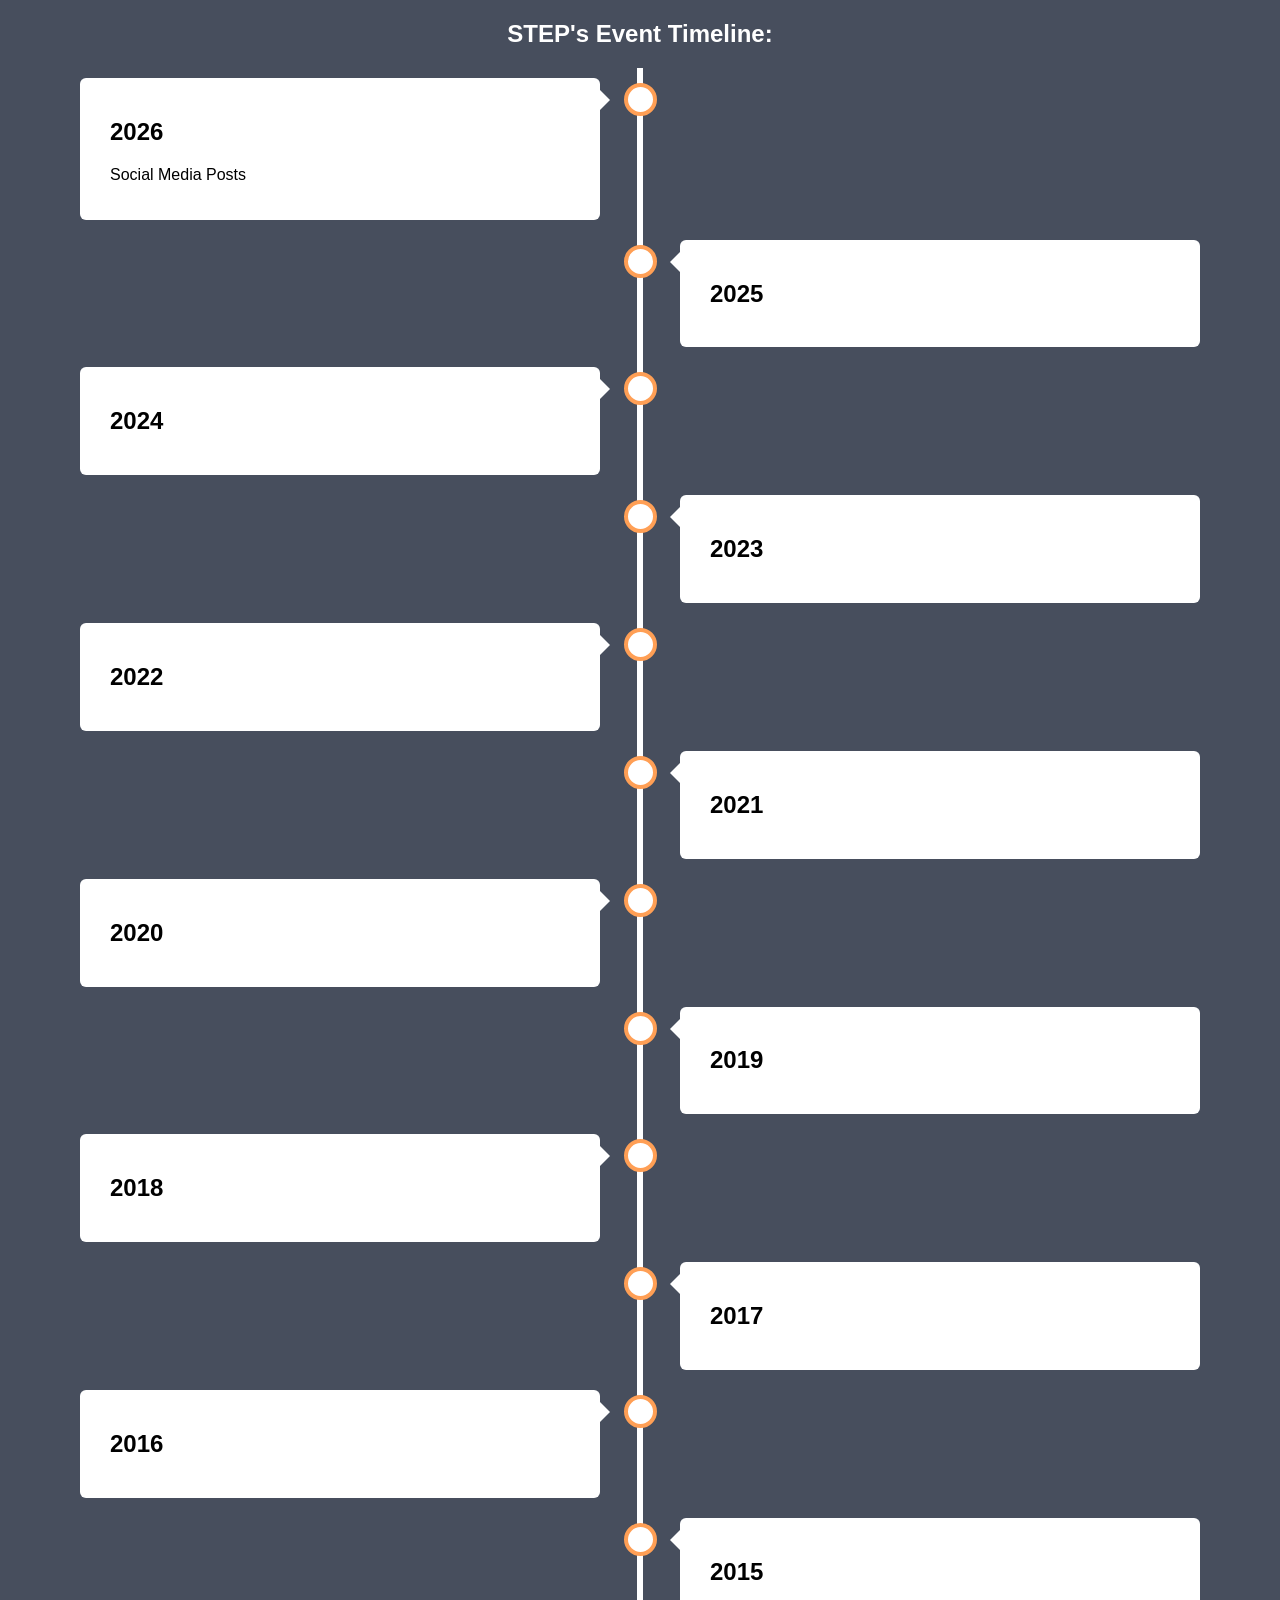
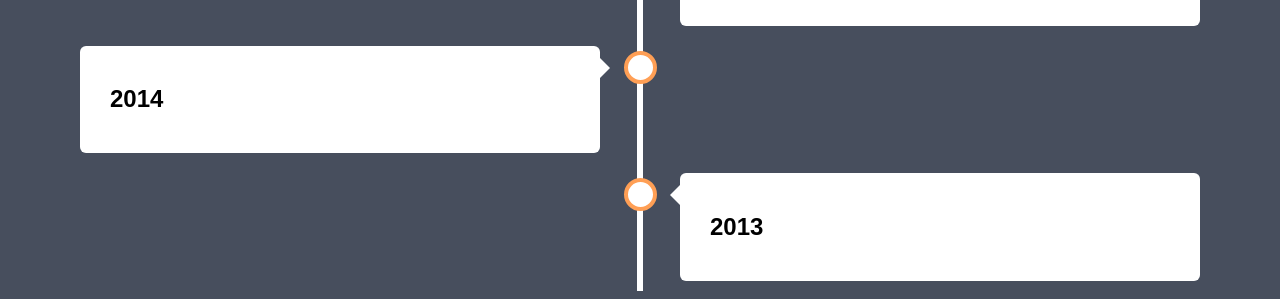
<file: events.html>
<!DOCTYPE html>
<html lang="en">

<head>
    <meta name="viewport" content="width=device-width, initial-scale=1.0">
    <link href="css/events.css" rel="stylesheet">
    <title>Events | STEP</title>
</head>

<body>
<center>
    <div>
        <h2 style="color: white;">STEP's Event Timeline:</h2>
    </div>
</center>


<div class="timeline">
    <div class="container left">
        <a href="years/2026/2026.html" target="_blank">
            <div class="content">
                <h2>2026</h2>
                <p>Social Media Posts</p>
            </div>
        </a>
    </div>
    <div class="container right">
        <a href="years/2025/2025.html" target="_blank">
            <div class="content">
                <h2>2025</h2>
            </div>
        </a>
    </div>

    <div class="container left">
        <a href="years/2024/2024.html" target="_blank">
            <div class="content">
                <h2>2024</h2>
            </div>
        </a>
    </div>
    <div class="container right">
        <a href="years/2023/2023.html" target="_blank">
            <div class="content">
                <h2>2023</h2>
            </div>
        </a>
    </div>
    <div class="container left">
        <a href="years/2022/2022.html" target="_blank">
            <div class="content">
                <h2>2022</h2>
            </div>
        </a>
    </div>
    <div class="container right">
        <a href="years/2021/2021.html" target="_blank">
            <div class="content">
                <h2>2021</h2>
            </div>
        </a>
    </div>
    <div class="container left">
        <a href="years/2020/2020.html" target="_blank">
            <div class="content">
                <h2>2020</h2>
            </div>
        </a>
    </div>
    <div class="container right">
        <a href="years/2019/2019.html" target="_blank">
            <div class="content">
                <h2>2019</h2>
            </div>
        </a>
    </div>
    <div class="container left">
        <a href="years/2018/2018.html" target="_blank">
            <div class="content">
                <h2>2018</h2>
            </div>
        </a>
    </div>
    <div class="container right">
        <a href="years/2017/2017.html" target="_blank">
            <div class="content">
                <h2>2017</h2>
            </div>
        </a>
    </div>
    <div class="container left">
        <a href="years/2016/2016.html" target="_blank">
            <div class="content">
                <h2>2016</h2>
            </div>
        </a>
    </div>
    <div class="container right">
        <a href="years/2015/2015.html" target="_blank">
            <div class="content">
                <h2>2015</h2>
            </div>
        </a>
    </div>
    <div class="container left">
        <a href="years/2014/2014.html" target="_blank">
            <div class="content">
                <h2>2014</h2>
            </div>
        </a>
    </div>
    <div class="container right">
        <a href="years/2013/2013.html" target="_blank">
            <div class="content">
                <h2>2013</h2>
            </div>
        </a>
    </div>
</div>

</body>

</html>
</file>
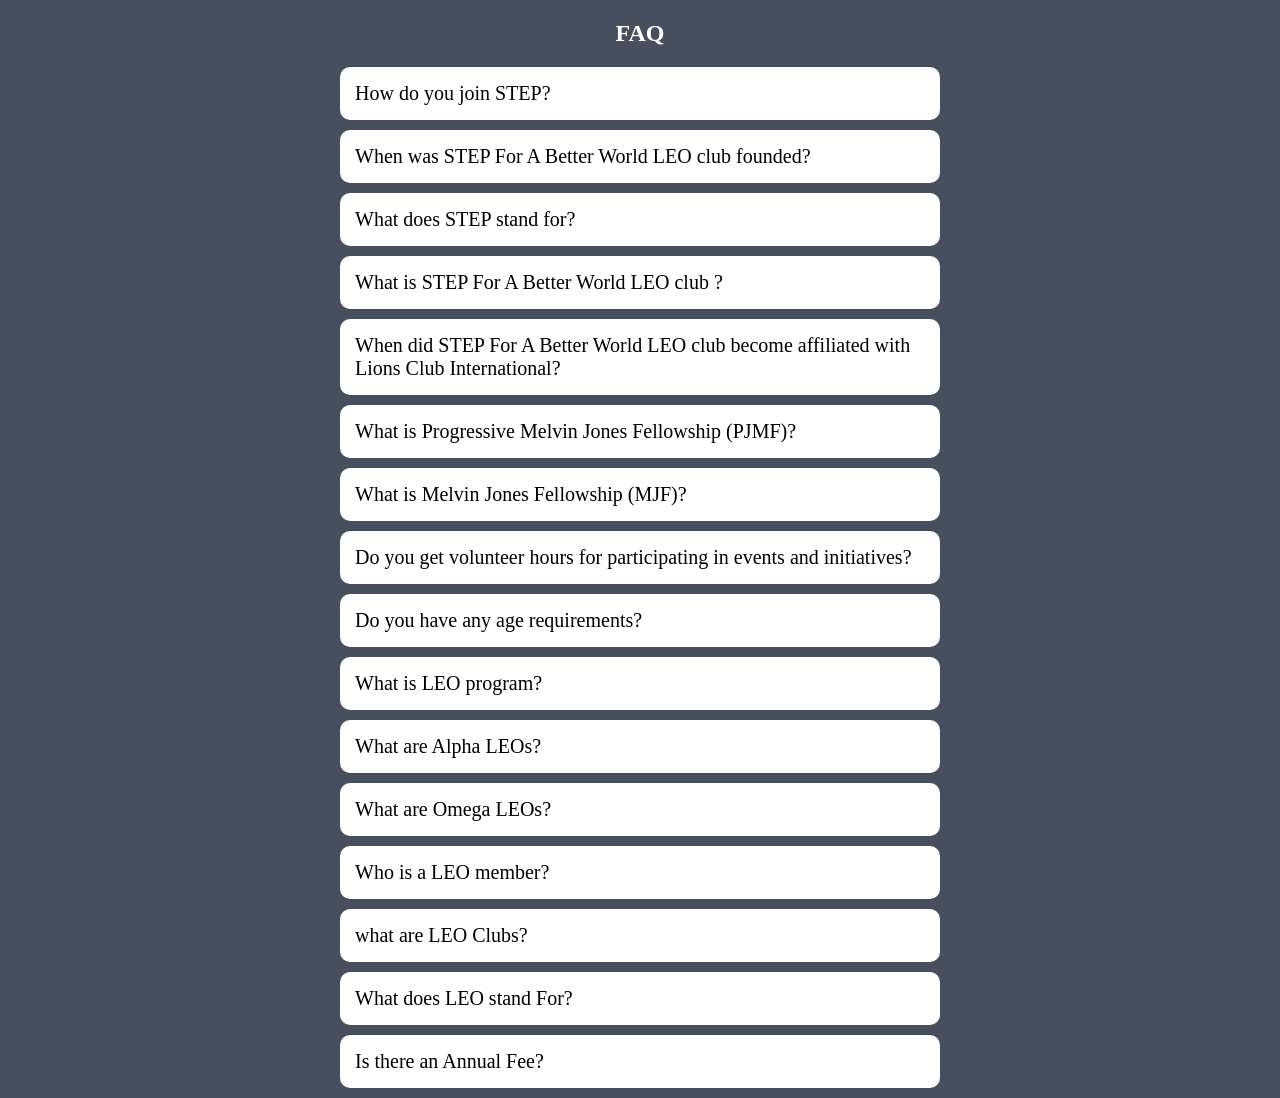
<file: faq.html>
<!DOCTYPE html>
<html>
 
<head>
    <link rel="stylesheet" href="faq.css">
 
</head>
 
<body>
    <h2 style="color:white; text-align:center">
       FAQ
    </h2>
    <div class="layout">
        <div class="accordion">
            <div class="accordion__question">
                <p>How do you join STEP?</p>
 
            </div>
            <div class="accordion__answer">
                <p>Click the “Join Us” button on our home page and complete the sign up form. Pay the $20 tshirt fee (“Donate Button”) and setup a zoom introduction meeting.</p>
            </div>
        </div>
 
        <div class="accordion">
            <div class="accordion__question">
                <p>When was STEP For A Better World LEO club founded?</p>
            </div>
 
            <div class="accordion__answer">
                <p>
                    2013
                </p>
            </div>
        </div>
         <div class="accordion">
            <div class="accordion__question">
                <p>What does STEP stand for?</p>
            </div>
 
            <div class="accordion__answer">
                <p>
                    Safety, Training, Education & Partnership
                </p>
            </div>
        </div>
         <div class="accordion">
            <div class="accordion__question">
                <p>What is STEP For A Better World LEO club ?</p>
            </div>
 
            <div class="accordion__answer">
                <p>
                    STEP For A Better World LEO Club is a student-led nonprofit organization based in New Jersey. We are sponsored by the West Windsor Lions Club and affiliated with Lions Clubs International—the world's largest service organization. Our mission is to uplift and support our community through service projects, fundraisers, and collection drives that benefit the underprivileged, while also empowering youth to serve selflessly.
                 <a href="https://www.lionsclubs.org/en">click here to know more</a>
                </p>
            </div>
        </div>
         <div class="accordion">
            <div class="accordion__question">
                <p>When did STEP For A Better World LEO club become affiliated with Lions Club International?</p>
            </div>
 
            <div class="accordion__answer">
                <p>
                    September 29, 2019
                </p>
            </div>
        </div>
        <div class="accordion">
            <div class="accordion__question">
                <p>What is Progressive Melvin Jones Fellowship (PJMF)?</p>
            </div>
 
            <div class="accordion__answer">
                <p>
                   The Progressive Melvin Jones Fellowship.
                </p>
            </div>
        </div>

        <div class="accordion">
            <div class="accordion__question">
                <p>What is Melvin Jones Fellowship (MJF)?</p>
            </div>
 
            <div class="accordion__answer">
                <p>
                   The Melvin Jones Fellowship.
                </p>
            </div>
        </div>
         <div class="accordion">
            <div class="accordion__question">
                <p>Do you get volunteer hours for participating in events and initiatives?</p>
            </div>
 
            <div class="accordion__answer">
                <p>
                  Yes.
                </p>
            </div>
        </div>
         <div class="accordion">
            <div class="accordion__question">
                <p>Do you have any age requirements?</p>
            </div>
 
            <div class="accordion__answer">
                <p>
                    The youngest member we have is 5 years old and we have students from elementary school to above masters volunteering with us.
                </p>
            </div>
        </div>
          <div class="accordion">
            <div class="accordion__question">
                <p>What is LEO program?</p>
            </div>
 
            <div class="accordion__answer">
                <p>
                   Youth Leadership and Service Organization that encourages young people to develop leadership skills through community service Affiliated with Lions Club International.
                </p>
            </div>
        </div>
        <div class="accordion">
            <div class="accordion__question">
                <p>What are Alpha LEOs?</p>
            </div>
 
            <div class="accordion__answer">
                <p>
                   All the young people between the age of 12 and 18 are in the LEO Club Program are Alpha LEOs.
                </p>
            </div>
        </div>
                <div class="accordion">
            <div class="accordion__question">
                <p>What are Omega LEOs?</p>
            </div>
 
            <div class="accordion__answer">
                <p>
                   All the young people between the age of 18 and 30 are in the LEO Club Program are Alpha LEOs.
                </p>
            </div>
        </div>
        <div class="accordion">
            <div class="accordion__question">
                <p>Who is a LEO member? </p>
            </div>
 
            <div class="accordion__answer">
                <p>
                All the young people ages 12-30 who are interested in serving their communities are LEO members.
                </p>
            </div>
        </div>
        <div class="accordion">
            <div class="accordion__question">
                <p>what are LEO Clubs? </p>
            </div>
 
            <div class="accordion__answer">
                <p>
                  LEO stands for Leadership Expereince opportunity.
                </p>
            </div>
        </div>
        <div class="accordion">
            <div class="accordion__question">
                <p>What does LEO stand For?</p>
            </div>
 
            <div class="accordion__answer">
                <p>
                 LEO stands for Leadership, Experience, and Opportunity.
                </p>
            </div>
        </div>
        <div class="accordion">
            <div class="accordion__question">
                <p>Is there an Annual Fee?</p>
            </div>
 
            <div class="accordion__answer">
                <p>
                  NO.
                </p>
            </div>
        </div>
        
    </div>
    <script src="faq.js"></script>
</body>
 
</html>
</file>
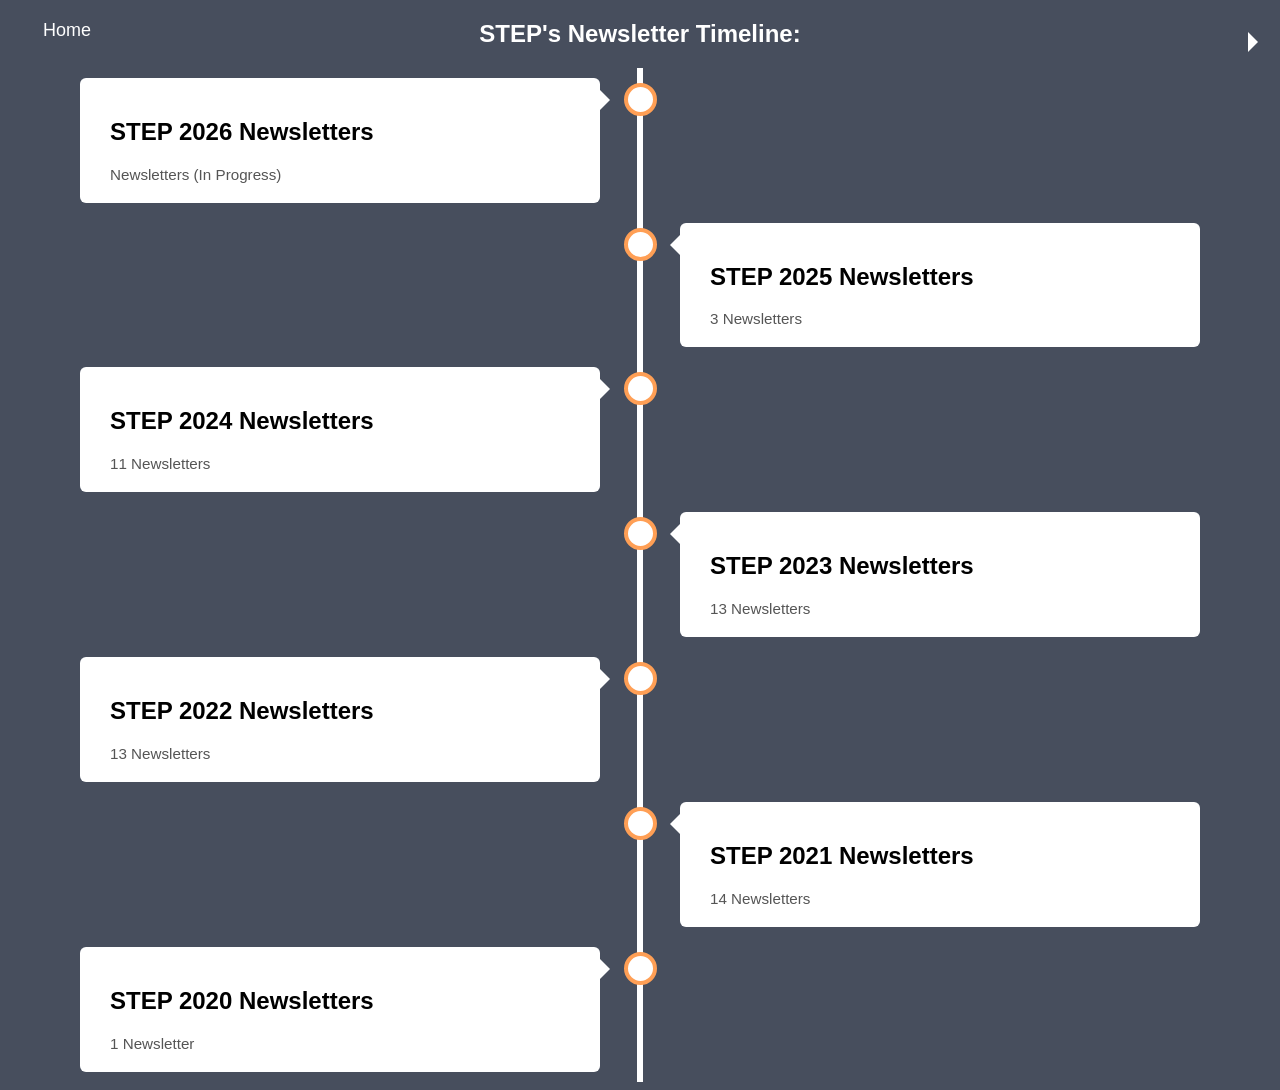
<file: newsletter.html>
<!DOCTYPE html>
<html lang="en">

<head>
    <meta name="viewport" content="width=device-width, initial-scale=1.0">
    <link href="css/events.css" rel="stylesheet">
    <title>Newsletter | STEP</title>
</head>

<body>
<nav>
<a class="left" style="color: white;" href="../index.html"> Home</a>
</nav>
<center>
    <div>
        <h2 style="color: white;">STEP's Newsletter Timeline:</h2>
    </div>
</center>
<div class="timeline">
    <div class="container left">
        <a href="newsletters/2026.html" target="_blank">
            <div class="content">
                <h2>STEP 2026 Newsletters</h2>
                <p style="margin: 0; font-size: 0.95rem; color: #555;">Newsletters (In Progress)</p>
            </div>
        </a>
    </div>
    <div class="container right">
        <a href="newsletters/2025.html" target="_blank">
            <div class="content">
                <h2>STEP 2025 Newsletters</h2>
                <p style="margin: 0; font-size: 0.95rem; color: #555;">3 Newsletters</p>
            </div>
        </a>
    </div>
    <div class="container left">
        <a href="newsletters/2024.html" target="_blank">
            <div class="content">
                <h2>STEP 2024 Newsletters</h2>
                <p style="margin: 0; font-size: 0.95rem; color: #555;">11 Newsletters</p>
            </div>
        </a>
    </div>
    <div class="container right">
        <a href="newsletters/2023.html" target="_blank">
            <div class="content">
                <h2>STEP 2023 Newsletters</h2>
                <p style="margin: 0; font-size: 0.95rem; color: #555;">13 Newsletters</p>
            </div>
        </a>
    </div>
    <div class="container left">
        <a href="newsletters/2022.html" target="_blank">
            <div class="content">
                <h2>STEP 2022 Newsletters</h2>
                <p style="margin: 0; font-size: 0.95rem; color: #555;">13 Newsletters</p>
            </div>
        </a>
    </div>
    <div class="container right">
        <a href="newsletters/2021.html" target="_blank">
            <div class="content">
                <h2>STEP 2021 Newsletters</h2>
                <p style="margin: 0; font-size: 0.95rem; color: #555;">14 Newsletters</p>
            </div>
        </a>
    </div>
    <div class="container left">
        <a href="newsletters/2020.html" target="_blank">
            <div class="content">
                <h2>STEP 2020 Newsletters</h2>
                <p style="margin: 0; font-size: 0.95rem; color: #555;">1 Newsletter</p>
            </div>
        </a>
    </div>
</div>

</body>

</html>
</file>
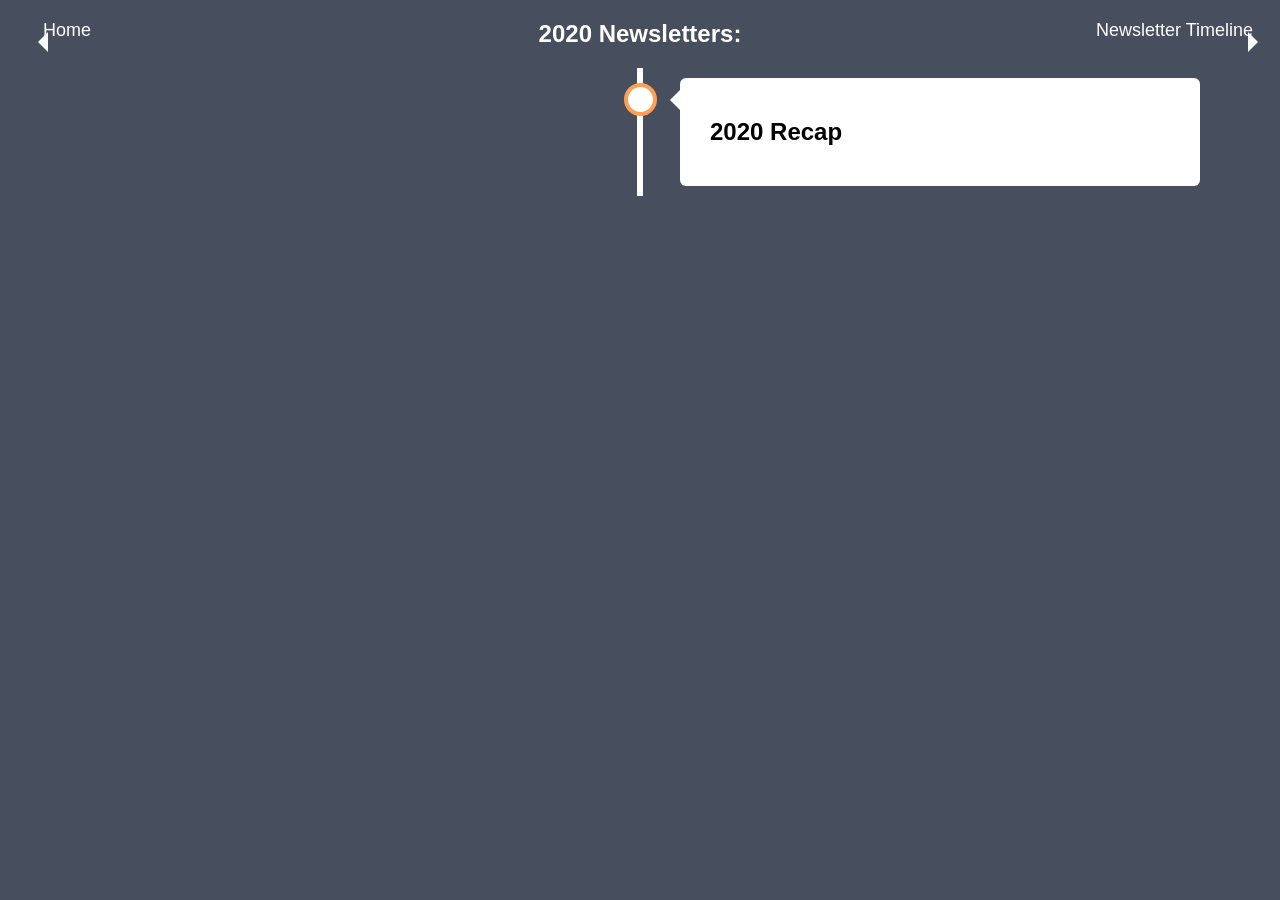
<file: newsletters/2020.html>
<!DOCTYPE html>
<html lang="en">

<head>
    <meta name="viewport" content="width=device-width, initial-scale=1.0">
    <link href="../css/events.css" rel="stylesheet">
    <title>Newsletter | STEP</title>
</head>

<body>
<nav>
<a class="left" style="color: white;" href="../index.html"> Home</a>
<a class="right" style="color: white;" href="../newsletter.html"> Newsletter Timeline</a>
</nav>
<center>
    <div>
        <h2 style="color: white;">2020 Newsletters:</h2>
    </div>
</center>
<div class="timeline">
    <div class="container right">
        <a href="https://www.canva.com/design/DAERcq-a1C8/B4-oCgzvEZLivXjG2o_JCw/view?utm_content=DAERcq-a1C8&utm_campaign=designshare&utm_medium=link&utm_source=homepage_design_menu" target="_blank">
            <div class="content">
                <h2>2020 Recap</h2>
            </div>
        </a>
    </div>
</div>

</body>

</html>
</file>
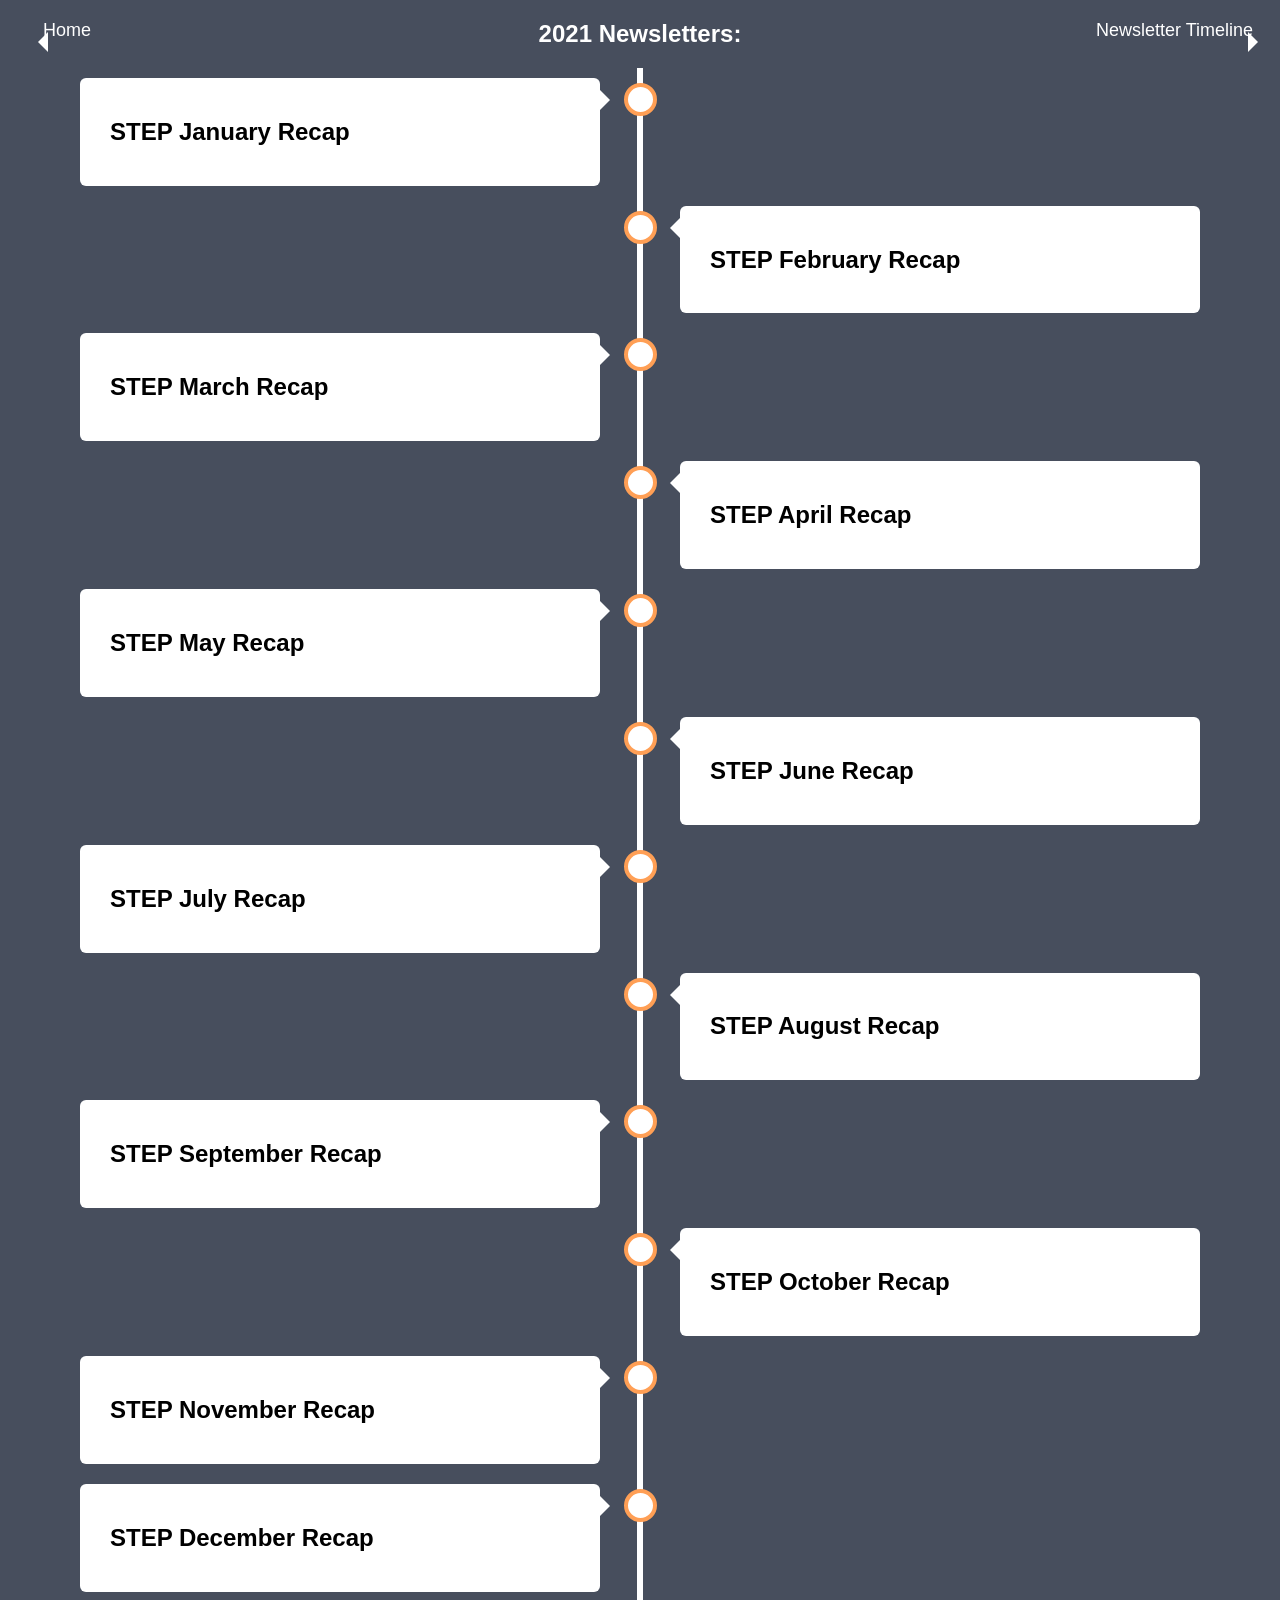
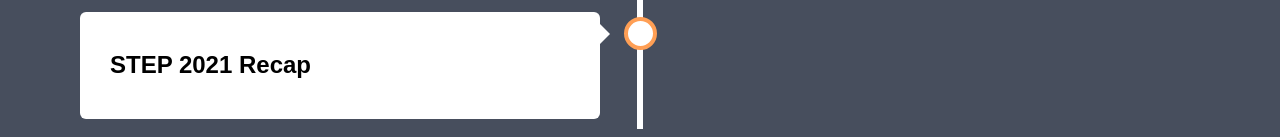
<file: newsletters/2021.html>
<!DOCTYPE html>
<html lang="en">

<head>
    <meta name="viewport" content="width=device-width, initial-scale=1.0">
    <link href="../css/events.css" rel="stylesheet">
    <title>Newsletter | STEP</title>
</head>

<body>
<nav>
<a class="left" style="color: white;" href="../index.html"> Home</a>
<a class="right" style="color: white;" href="../newsletter.html"> Newsletter Timeline</a>
</nav>
<center>
    <div>
        <h2 style="color: white;">2021 Newsletters:</h2>
    </div>
</center>
<div class="timeline">
    <div class="container left">
        <a href="https://www.canva.com/design/DAEUhV_g1OI/ew90TBgL8sXJSyEGzqe56A/view?utm_content=DAEUhV_g1OI&utm_campaign=designshare&utm_medium=link&utm_source=homepage_design_menu" target="_blank">
            <div class="content">
                <h2>STEP January Recap</h2>
            </div>
        </a>
    </div>
    <div class="container right">
        <a href="https://www.canva.com/design/DAEWPSrloiw/--uR_HnMx-LMN4trQ-TTwg/view?utm_content=DAEWPSrloiw&utm_campaign=designshare&utm_medium=link&utm_source=homepage_design_menu" target="_blank">
            <div class="content">
                <h2>STEP February Recap</h2>
            </div>
        </a>
    </div>
    <div class="container left">
        <a href="https://www.canva.com/design/DAEYxpNfmAY/ULk6khnqiIRi1gAwlowi-Q/view?utm_content=DAEYxpNfmAY&utm_campaign=designshare&utm_medium=link&utm_source=homepage_design_menu" target="_blank">
            <div class="content">
                <h2>STEP March Recap</h2>
            </div>
        </a>
    </div>
    <div class="container right">
        <a href="https://www.canva.com/design/DAEYxpNfmAY/ULk6khnqiIRi1gAwlowi-Q/view?utm_content=DAEYxpNfmAY&utm_campaign=designshare&utm_medium=link&utm_source=homepage_design_menu" target="_blank">
            <div class="content">
                <h2>STEP April Recap</h2>
            </div>
        </a>
    </div>
    <div class="container left">
        <a href="https://www.canva.com/design/DAEfr3HRXos/d1QB3ewKg2nb7NoyBOYL4g/view?utm_content=DAEfr3HRXos&utm_campaign=designshare&utm_medium=link&utm_source=homepage_design_menu" target="_blank">
            <div class="content">
                <h2>STEP May Recap</h2>
            </div>
        </a>
    </div>
    <div class="container right">
        <a href="https://www.canva.com/design/DAEh3bveQjM/j_H4m5tMOjcJ_wDeafKFnQ/view?utm_content=DAEh3bveQjM&utm_campaign=designshare&utm_medium=link&utm_source=homepage_design_menu#4" target="_blank">
            <div class="content">
                <h2>STEP June Recap</h2>
            </div>
        </a>
    </div>
    <div class="container left">
        <a href="https://www.canva.com/design/DAEfr3HRXos/d1QB3ewKg2nb7NoyBOYL4g/view?utm_content=DAEfr3HRXos&utm_campaign=designshare&utm_medium=link&utm_source=homepage_design_menu" target="_blank">
            <div class="content">
                <h2>STEP July Recap</h2>
            </div>
        </a>
    </div>
    <div class="container right">
        <a href="https://www.canva.com/design/DAEfr3HRXos/d1QB3ewKg2nb7NoyBOYL4g/view?utm_content=DAEfr3HRXos&utm_campaign=designshare&utm_medium=link&utm_source=homepage_design_menu" target="_blank">
            <div class="content">
                <h2>STEP August Recap</h2>
            </div>
        </a>
    </div>
    <div class="container left">
        <a href="https://www.canva.com/design/DAEqa2u3aHA/j7RVYE2JElutSEoVNbVAFQ/view?utm_content=DAEqa2u3aHA&utm_campaign=designshare&utm_medium=link&utm_source=homepage_design_menu" target="_blank">
            <div class="content">
                <h2>STEP September Recap</h2>
            </div>
        </a>
    </div>
    <div class="container right">
        <a href="https://www.canva.com/design/DAEtDM5M2tE/YLmmAnb__jZ5NnVADK0NGA/view?utm_content=DAEtDM5M2tE&utm_campaign=designshare&utm_medium=link&utm_source=homepage_design_menu" target="_blank">
            <div class="content">
                <h2>STEP October Recap</h2>
            </div>
        </a>
    </div>
    <div class="container left">
        <a href="https://www.canva.com/design/DAEvlRLZUpU/lHKVNtPcN9S2M55qlRQpaw/view?utm_content=DAEvlRLZUpU&utm_campaign=designshare&utm_medium=link&utm_source=homepage_design_menu" target="_blank">
            <div class="content">
                <h2>STEP November Recap</h2>
            </div>
        </a>
    </div>
    <div class="container left">
        <a href="https://www.canva.com/design/DAEzBAKQL84/sT4GZcq0icdG5EqtZ2c9CA/view?utm_content=DAEzBAKQL84&utm_campaign=designshare&utm_medium=link&utm_source=publishsharelink" target="_blank">
            <div class="content">
                <h2>STEP December Recap</h2>
            </div>
        </a>
    </div>
    <div class="container left">
        <a href="https://www.canva.com/design/DAE0IK1iXzA/P-XSOnyMFMYreBjLtDkWAA/view?utm_content=DAE0IK1iXzA&utm_campaign=designshare&utm_medium=link&utm_source=publishsharelink" target="_blank">
            <div class="content">
                <h2>STEP 2021 Recap</h2>
            </div>
        </a>
    </div>
</div>

</body>

</html>
</file>
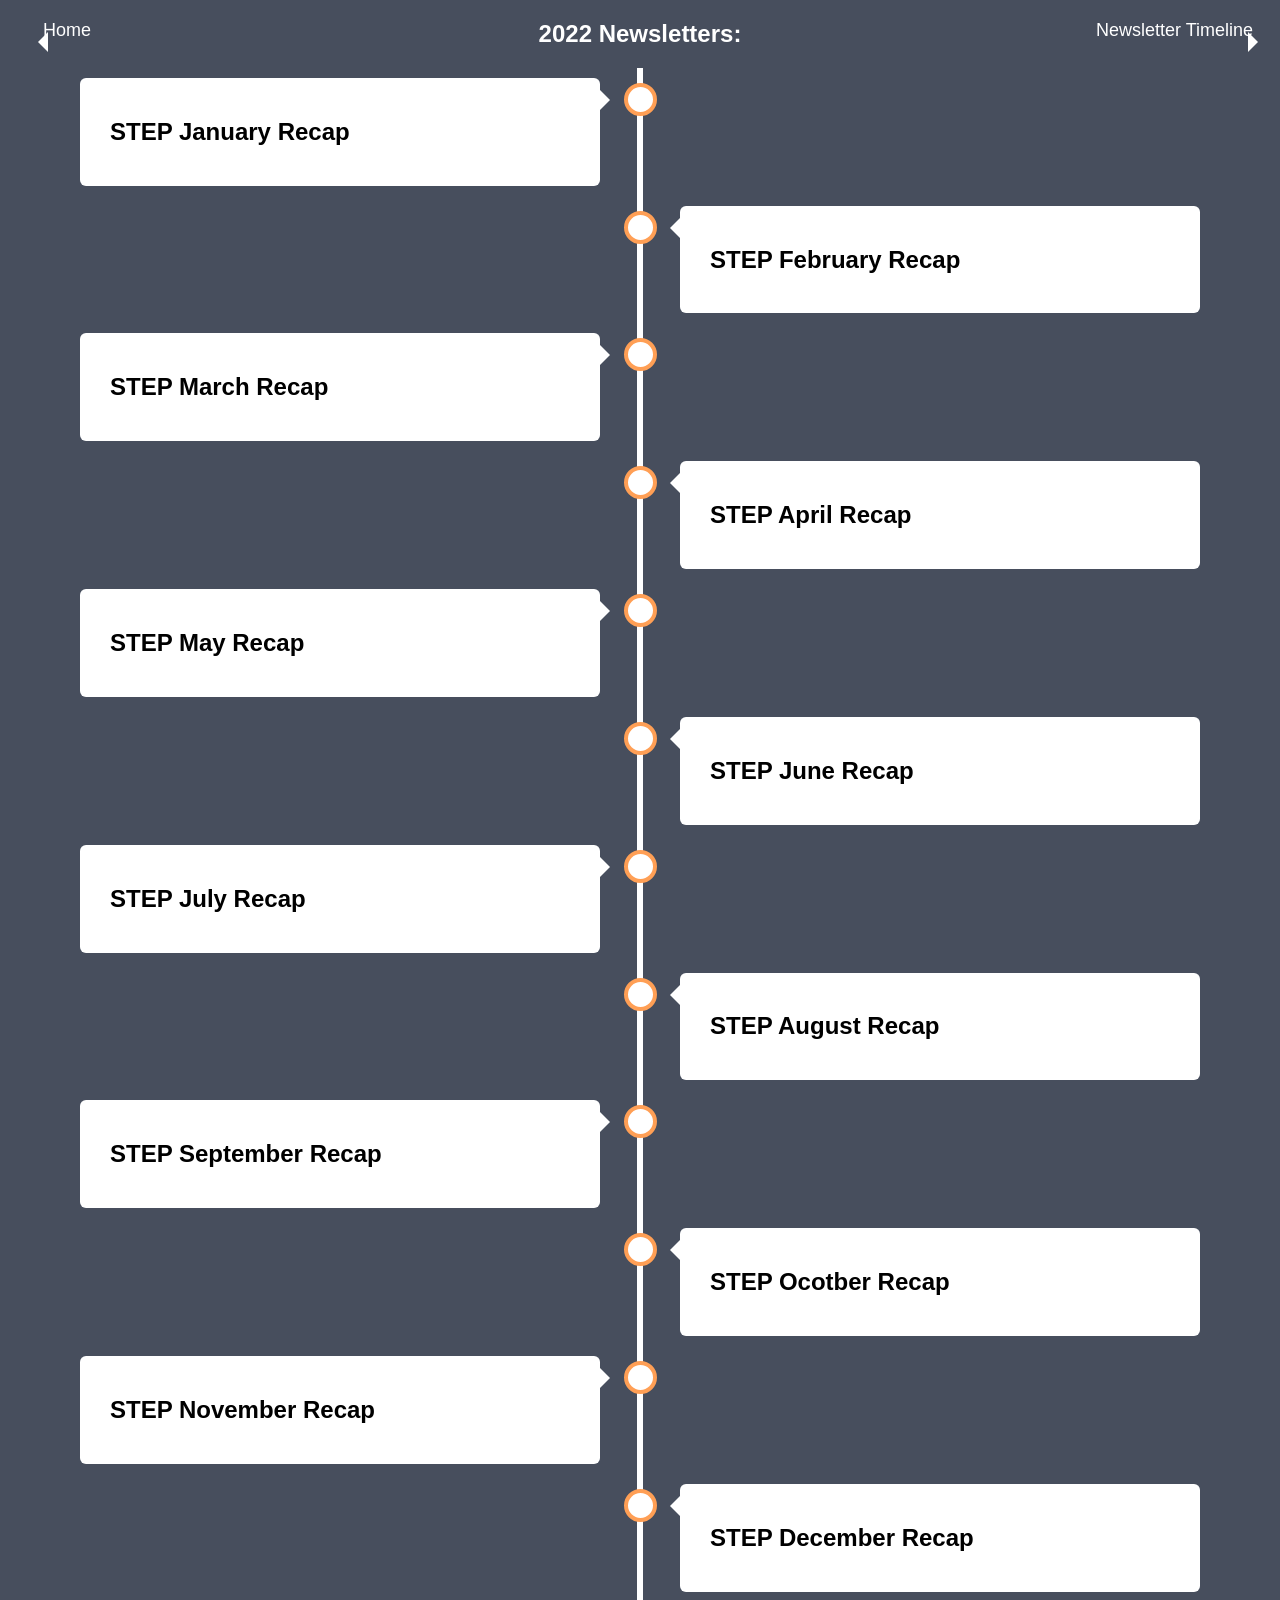
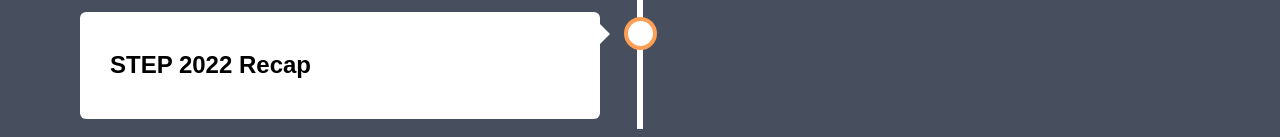
<file: newsletters/2022.html>
<!DOCTYPE html>
<html lang="en">

<head>
    <meta name="viewport" content="width=device-width, initial-scale=1.0">
    <link href="../css/events.css" rel="stylesheet">
    <title>Newsletter | STEP</title>
</head>

<body>
<nav>
<a class="left" style="color: white;" href="../index.html"> Home</a>
<a class="right" style="color: white;" href="../newsletter.html"> Newsletter Timeline</a>
</nav>
<center>
    <div>
        <h2 style="color: white;">2022 Newsletters:</h2>
    </div>
</center>
<div class="timeline">
    <div class="timeline">
        <div class="container left">
            <a href="https://www.canva.com/design/DAE0ijKUSEo/G8Xe7gh4lCTNVB2MQpPzsw/view?utm_content=DAE0ijKUSEo&utm_campaign=designshare&utm_medium=link&utm_source=publishsharelink" target="_blank">
                <div class="content">
                    <h2>STEP January Recap</h2>
                </div>
            </a>
        </div>
        <div class="container right">
            <a href="https://www.canva.com/design/DAE4trRECBc/FHCfRAOWDWSW1c0sqHSrHQ/view?utm_content=DAE4trRECBc&utm_campaign=designshare&utm_medium=link&utm_source=publishsharelink" target="_blank">
                <div class="content">
                    <h2>STEP February Recap</h2>
                </div>
            </a>
        </div>
        <div class="container left">
            <a href="https://www.canva.com/design/DAE66CPgbzo/vH2CAlnu9fKIx3-_Kl7GpQ/view?utm_content=DAE66CPgbzo&utm_campaign=designshare&utm_medium=link2&utm_source=sharebutton" target="_blank">
                <div class="content">
                    <h2>STEP March Recap</h2>
                </div>
            </a>
        </div>
        <div class="container right">
            <a href="https://www.canva.com/design/DAE-wwHaq48/WUX2M47K3fsAE-K7DNd_AA/view?utm_content=DAE-wwHaq48&utm_campaign=designshare&utm_medium=link&utm_source=homepage_design_menu" target="_blank">
                <div class="content">
                    <h2>STEP April Recap</h2>
                </div>
            </a>
        </div>
        <div class="container left">
            <a href="https://www.canva.com/design/DAFBdrs4Xpo/viuu9VeU3LNIT6n6d67Z_A/view?utm_content=DAFBdrs4Xpo&utm_campaign=designshare&utm_medium=link&utm_source=viewer" target="_blank">
                <div class="content">
                    <h2>STEP May Recap</h2>
                </div>
            </a>
        </div>
        <div class="container right">
            <a href="https://www.canva.com/design/DAFEkU5q0sc/b5_E4cpmxcCa7K_-r9jsqg/view?utm_content=DAFEkU5q0sc&utm_campaign=designshare&utm_medium=link2&utm_source=sharebutton" target="_blank">
                <div class="content">
                    <h2>STEP June Recap</h2>
                </div>
            </a>
        </div>
        <div class="container left">
            <a href="https://www.canva.com/design/DAFHV1wHu6E/qHjNOyvLV_EA0ZpKg9t4lg/view?utm_content=DAFHV1wHu6E&utm_campaign=designshare&utm_medium=link2&utm_source=sharebutton" target="_blank">
                <div class="content">
                    <h2>STEP July Recap</h2>
                </div>
            </a>
        </div>
        <div class="container right">
            <a href="https://www.canva.com/design/DAFKokA2re0/qDMEHT5-Erp4ptehfNwMCw/view?utm_content=DAFKokA2re0&utm_campaign=designshare&utm_medium=link2&utm_source=sharebutton" target="_blank">
                <div class="content">
                    <h2>STEP August Recap</h2>
                </div>
            </a>
        </div>
        <div class="container left">
            <a href="https://www.canva.com/design/DAFL8bFCpGg/Awh_oFQKrpbR7HuZfitmcw/view?utm_content=DAFL8bFCpGg&utm_campaign=designshare&utm_medium=link2&utm_source=sharebutton" target="_blank">
                <div class="content">
                    <h2>STEP September Recap</h2>
                </div>
            </a>
        </div>
    </div>
    <div class="container right">
        <a href="https://www.canva.com/design/DAFP4WxW1ZM/QSFMKTw3zjO9c2a3FV6bQw/view?utm_content=DAFP4WxW1ZM&utm_campaign=designshare&utm_medium=link2&utm_source=sharebutton" target="_blank">
            <div class="content">
                <h2>STEP Ocotber Recap</h2>
            </div>
        </a>
    </div>
    <div class="container left">
        <a href="https://www.canva.com/design/DAFTKdHt9Dg/t4zDN2PerxfMTY_XzsNkkA/view?utm_content=DAFTKdHt9Dg&utm_campaign=designshare&utm_medium=link2&utm_source=sharebutton" target="_blank">
            <div class="content">
                <h2>STEP November Recap</h2>
            </div>
        </a>
    </div>
    <div class="container right">
        <a href="https://www.canva.com/design/DAFVQzO4t-A/8YERbv0Z2jCQ27N7Uuzb8g/view?utm_content=DAFVQzO4t-A&utm_campaign=designshare&utm_medium=link2&utm_source=sharebutton" target="_blank">
            <div class="content">
                <h2>STEP December Recap</h2>
            </div>
        </a>
    </div>
    <div class="container left">
        <a href="https://www.canva.com/design/DAFWWPyxkiU/BHkRzQlkNv6LagomyvIQzg/view?utm_content=DAFWWPyxkiU&utm_campaign=designshare&utm_medium=link2&utm_source=sharebutton" target="_blank">
            <div class="content">
                <h2>STEP 2022 Recap</h2>
            </div>
        </a>
    </div>
</body>

</html>
</file>
<file: css/events.css>
/* head */
* {
    box-sizing: border-box;
  }
  
  body {
    background-color: #474e5d;
    font-family: Helvetica, sans-serif;
  }
  
  /* The actual timeline (the vertical ruler) */
  .timeline {
    position: relative;
    max-width: 1200px;
    margin: 0 auto;
  }
  
  /* The actual timeline (the vertical ruler) */
  .timeline::after {
    content: '';
    position: absolute;
    width: 6px;
    background-color: white;
    top: 0;
    bottom: 0;
    left: 50%;
    margin-left: -3px;
  }
  
  /* Container around content */
  .container {
    padding: 10px 40px;
    position: relative;
    background-color: inherit;
    width: 50%;
  }
  
  /* The circles on the timeline */
  .container::after {
    content: '';
    position: absolute;
    width: 25px;
    height: 25px;
    right: -17px;
    background-color: white;
    border: 4px solid #FF9F55;
    top: 15px;
    border-radius: 50%;
    z-index: 1;
  }
  
  /* Place the container to the left */
  .left {
    left: 0;
  }
  
  /* Place the container to the right */
  .right {
    left: 50%;
  }
  
  /* Add arrows to the left container (pointing right) */
  .left::before {
    content: " ";
    height: 0;
    position: absolute;
    top: 22px;
    width: 0;
    z-index: 1;
    right: 30px;
    border: medium solid white;
    border-width: 10px 0 10px 10px;
    border-color: transparent transparent transparent white;
  }
  
  /* Add arrows to the right container (pointing left) */
  .right::before {
    content: " ";
    height: 0;
    position: absolute;
    top: 22px;
    width: 0;
    z-index: 1;
    left: 30px;
    border: medium solid white;
    border-width: 10px 10px 10px 0;
    border-color: transparent white transparent transparent;
  }
  
  /* Fix the circle for containers on the right side */
  .right::after {
    left: -16px;
  }
  
  /* The actual content */
  .content {
    padding: 20px 30px;
    background-color: white;
    position: relative;
    border-radius: 6px;
  }

  /* Media queries - Responsive timeline on screens less than 600px wide */
  @media screen and (max-width: 600px) {
    /* Place the timelime to the left */
    .timeline::after {
    left: 31px;
    }
    
    /* Full-width containers */
    .container {
    width: 100%;
    padding-left: 70px;
    padding-right: 25px;
    }
    
    /* Make sure that all arrows are pointing leftwards */
    .container::before {
    left: 60px;
    border: medium solid white;
    border-width: 10px 10px 10px 0;
    border-color: transparent white transparent transparent;
    }
  
    /* Make sure all circles are at the same spot */
    .left::after, .right::after {
    left: 15px;
    }
    
    /* Make all right containers behave like the left ones */
    .right {
    left: 0%;
    }
  }
  




/* body */
a:link {
  color: black;
  background-color: transparent;
  text-decoration: none;
}
a:visited {
  color: black;
  background-color: transparent;
  text-decoration: none;
}
a:hover {
  color: blue;
  background-color: transparent;
  text-decoration: none;
}
a:active {
  color: blue;
  background-color: transparent;
  text-decoration: underline;
}

nav {
    position: absolute;
    top: 10px;
    width: 100%;
    display:flex;
    justify-content:space-between;
    padding:0 20px;
}

nav a {
    color: white;
    text-decoration: none;
    font-size: 18px;
    padding: 10px 15px;
    background-color: #333;
    border-radius: 5px;
}

nav a:hover {
    background-color: #555;
}

nav .left {
    margin-left:0;
}

/* Position "Home" button on top right */
nav .right {
    margin-right:0;
}
</file>
<file: faq.css>
body {
	background-color: #474e5d;
}

.layout {
	width: 600px;
	margin: auto;
}

.accordion {
	padding: 10px;
	margin-top: 10px;
	margin-bottom: 10px;
	background: white;
	border-radius: 10px;
}

.accordion__question p {
	margin: 5px;
	padding: 0;
	font-family: Verdana;
	font-size: 20px;
}

.accordion__answer p {
	margin: 5px;
	padding: 10px;
	font-size: large;
	font-family: Verdana, Geneva, Tahoma, sans-serif;
	color: rgb(255, 255, 255);
	background: rgb(82, 170, 122);
	border-radius: 10px;
}

.accordion:hover {
	cursor: pointer;
}

.accordion__answer {
	display: none;
}

.accordion.active .accordion__answer {
	display: block;
}
</file>
